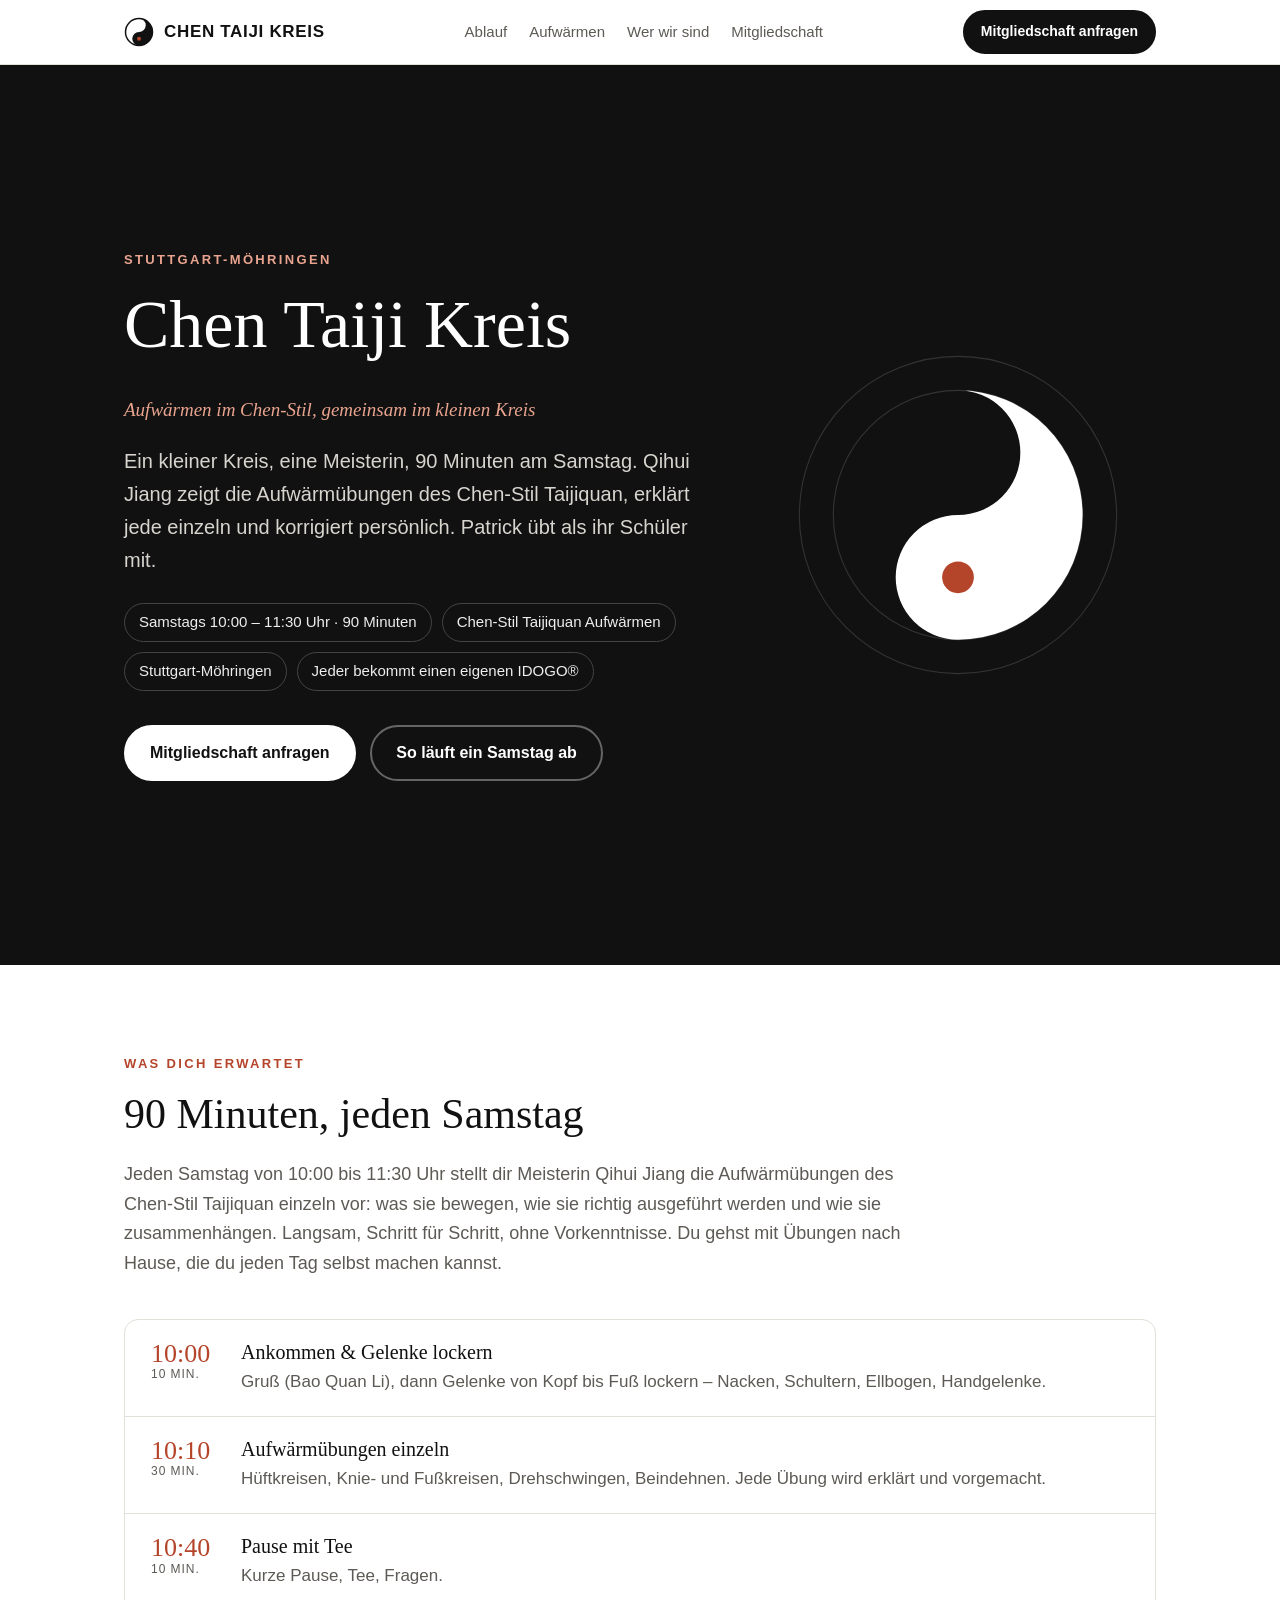
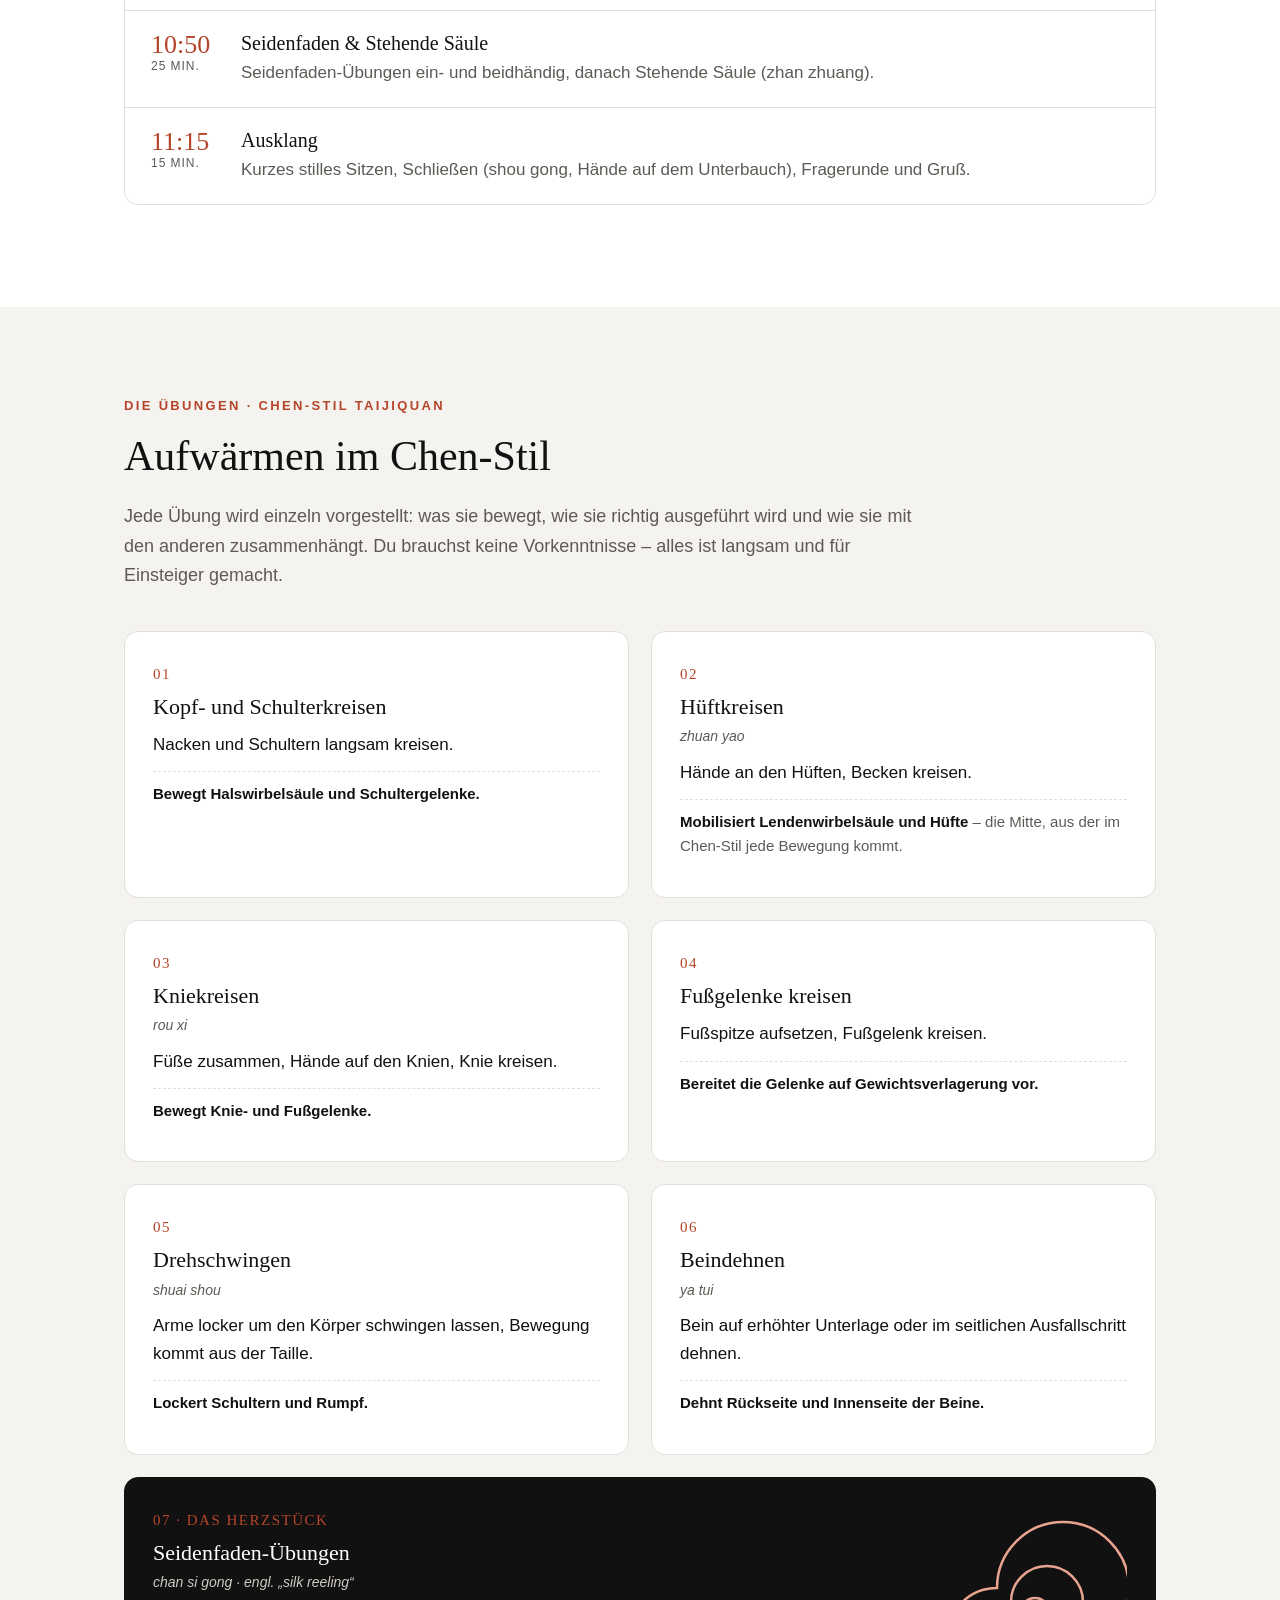
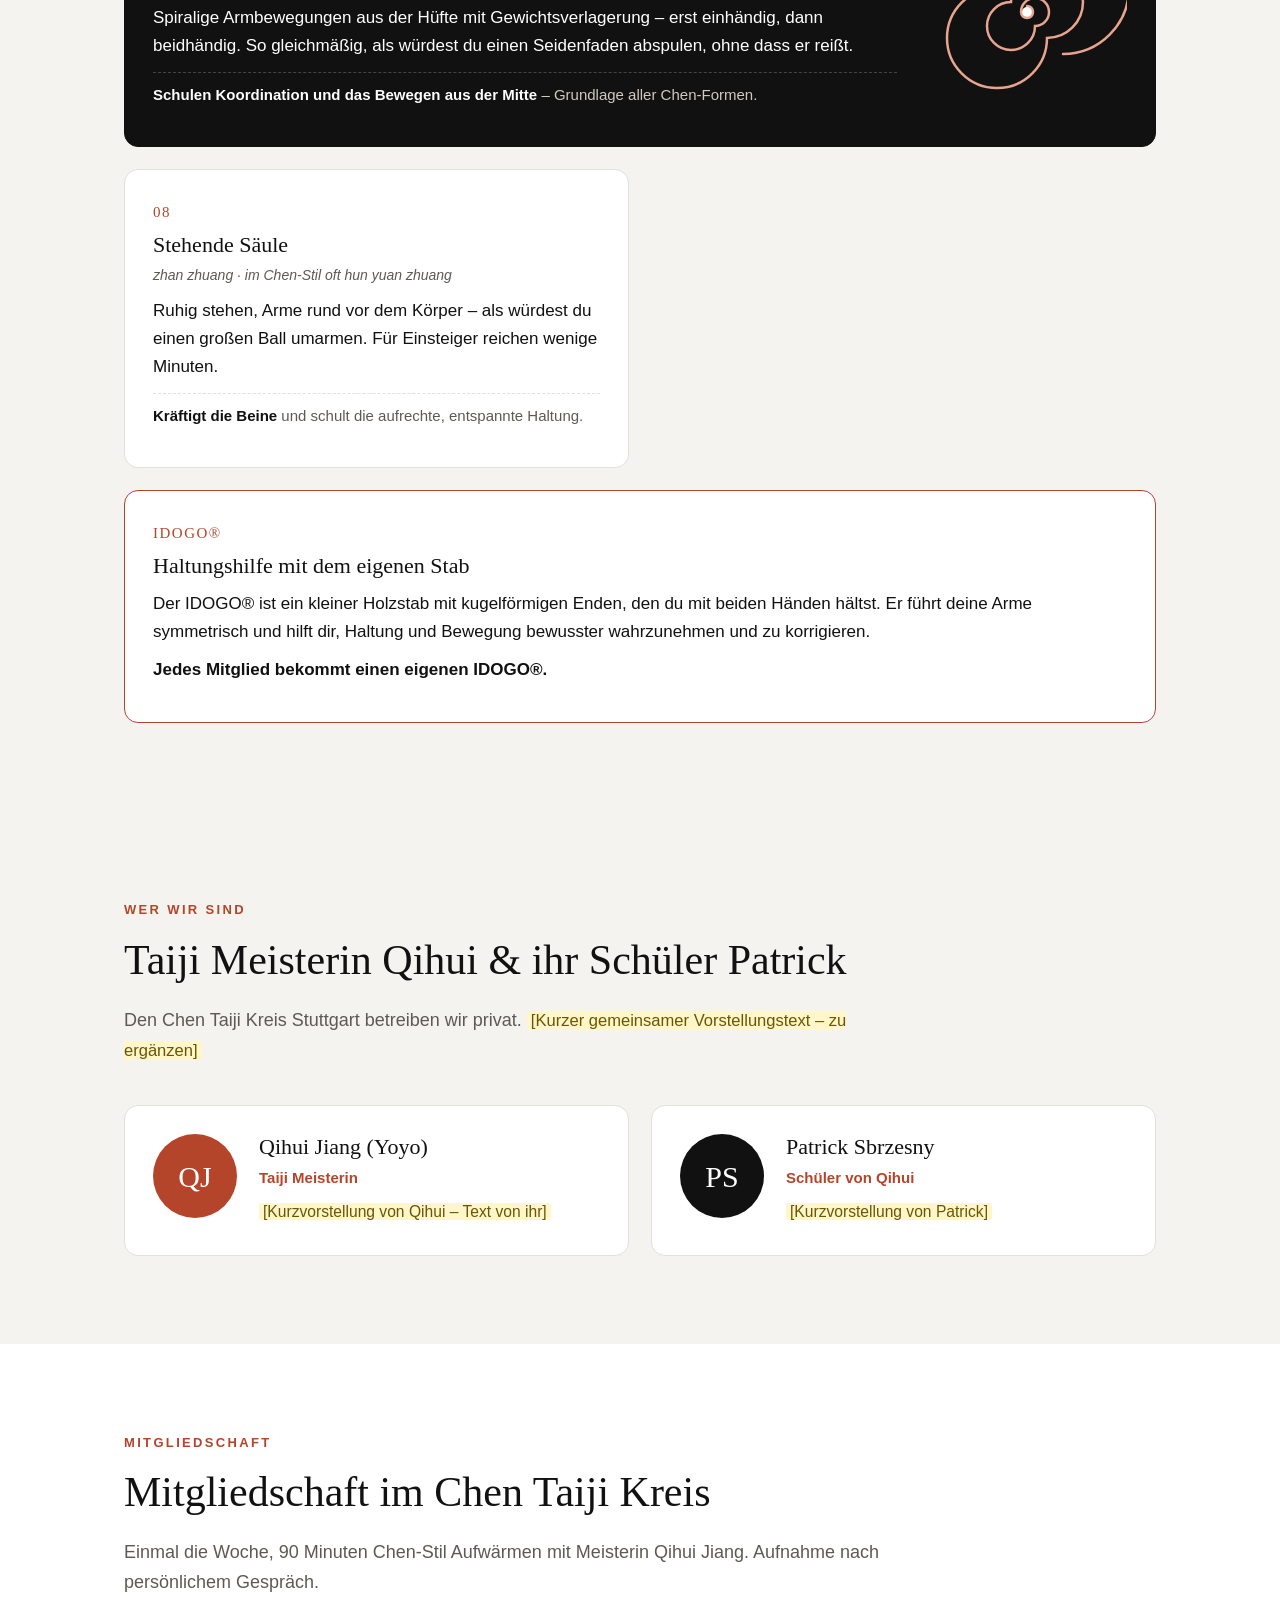
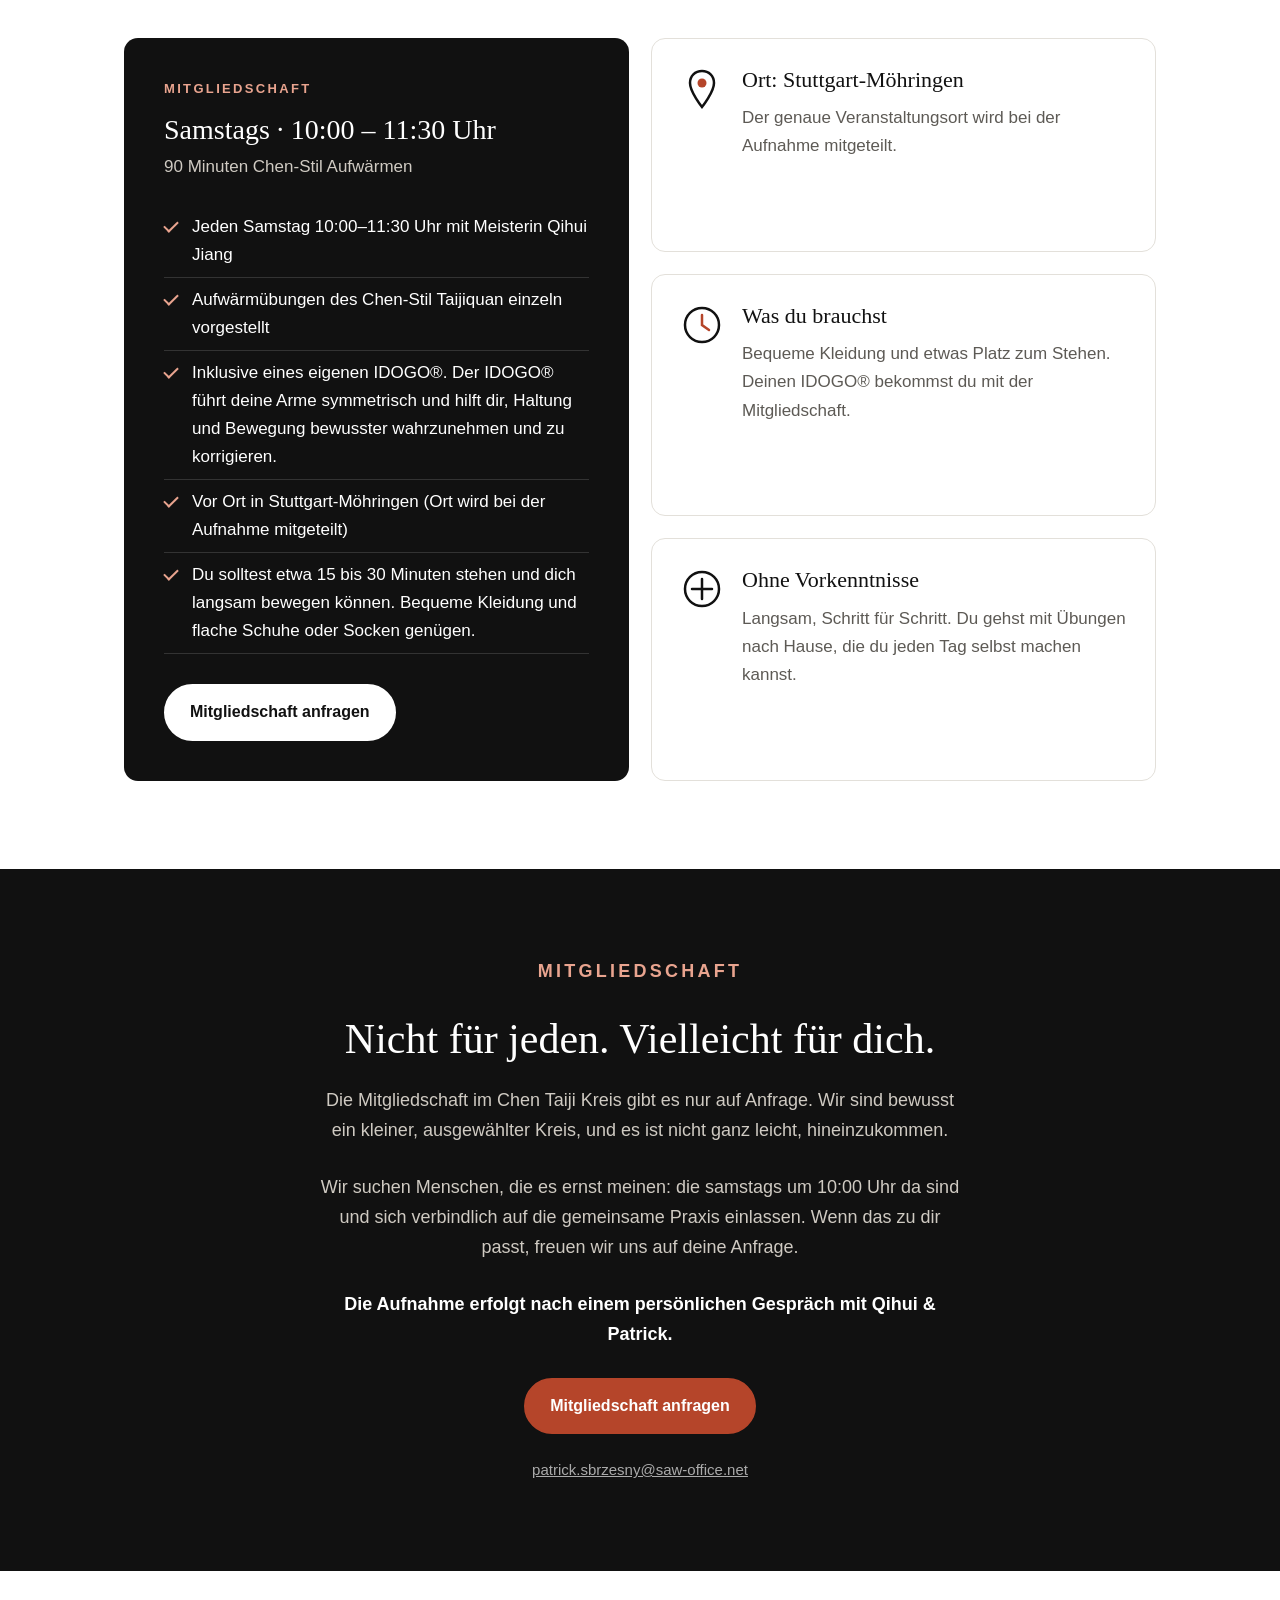
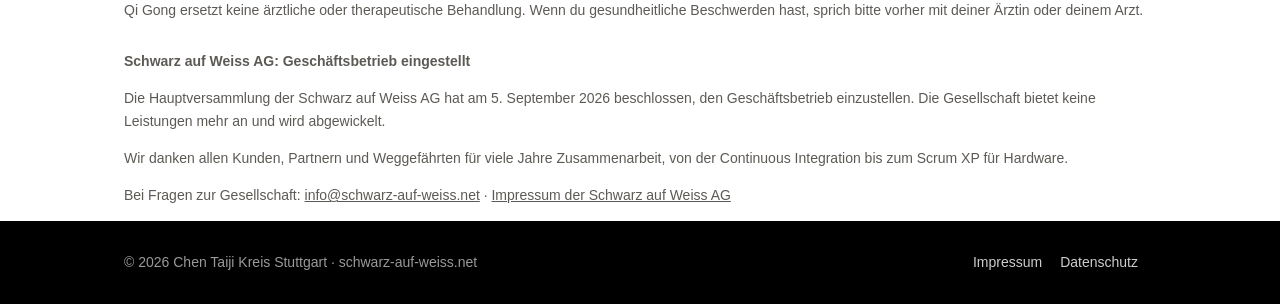
<file: index.html>
<!DOCTYPE html>
<html lang="de"><head>
<meta charset="utf-8">
<meta name="viewport" content="width=device-width, initial-scale=1">
<title>Chen Taiji Kreis Stuttgart – samstags 10:00 Uhr</title>
<meta name="description" content="Chen Taiji Kreis Stuttgart: samstags 10:00–11:30 Uhr stellt Meisterin Qihui Jiang die Aufwärmübungen des Chen-Stil Taijiquan einzeln vor. 90 Minuten, Schritt für Schritt, ohne Vorkenntnisse. Kleiner Kreis in Stuttgart-Möhringen.">
<meta name="robots" content="noindex">
<style>
  :root{
    --ink:#111; --paper:#fff; --soft:#f5f3ef; --line:#e3e0da; --muted:#5d5a55;
    --accent:#b5452a; --accent-soft:#f6e9e4;
    --max:1080px;
    --font:-apple-system,BlinkMacSystemFont,"Segoe UI",Roboto,"Helvetica Neue",Arial,sans-serif;
    --serif:Georgia,"Times New Roman",serif;
  }
  *{box-sizing:border-box}
  html{scroll-behavior:smooth}
  body{margin:0;font-family:var(--font);color:var(--ink);background:var(--paper);line-height:1.65;font-size:17px;-webkit-font-smoothing:antialiased}
  a{color:inherit}
  .wrap{max-width:var(--max);margin:0 auto;padding:0 24px}
  header.nav{position:sticky;top:0;z-index:10;background:rgba(255,255,255,.94);backdrop-filter:blur(6px);border-bottom:1px solid var(--line)}
  header.nav .wrap{display:flex;align-items:center;justify-content:space-between;height:64px;gap:16px}
  .logo{display:flex;align-items:center;gap:10px;font-weight:700;letter-spacing:.04em;text-decoration:none}
  .logo svg{width:30px;height:30px}
  nav ul{list-style:none;display:flex;gap:22px;margin:0;padding:0;font-size:15px}
  nav a{text-decoration:none;color:var(--muted)}
  nav a:hover{color:var(--ink)}
  .btn{display:inline-block;background:var(--ink);color:#fff;text-decoration:none;padding:13px 24px;border-radius:999px;font-weight:600;font-size:16px;border:2px solid var(--ink);transition:.2s}
  .btn:hover{background:var(--accent);border-color:var(--accent)}
  .btn.ghost{background:transparent;color:var(--ink)}
  .btn.ghost:hover{background:var(--ink);color:#fff;border-color:var(--ink)}
  .btn.small{padding:8px 16px;font-size:14px}

  /* Hero */
  .hero{background:var(--ink);color:#fff;position:relative;overflow:hidden}
  .hero .wrap{display:grid;grid-template-columns:1.2fr .8fr;align-items:center;gap:40px;padding-top:96px;padding-bottom:96px}
  .eyebrow{text-transform:uppercase;letter-spacing:.18em;font-size:13px;color:var(--accent);font-weight:700;margin:0 0 14px}
  .hero .eyebrow{color:#e9a48f}
  h1,h2,h3{font-family:var(--serif);font-weight:400;line-height:1.2;margin:0 0 .5em}
  h1{font-size:clamp(40px,6vw,68px)}
  h2{font-size:clamp(30px,4vw,42px)}
  h3{font-size:22px}
  .hero p.tagline{font-family:var(--serif);font-style:italic;font-size:19px;color:#e9a48f;margin:-6px 0 18px;max-width:36em}
  .hero p.lead{font-size:20px;color:#d8d5cf;max-width:34em}
  .hero .facts{display:flex;flex-wrap:wrap;gap:10px;margin:26px 0 34px;padding:0;list-style:none}
  .hero .facts li{border:1px solid #444;border-radius:999px;padding:6px 14px;font-size:15px;color:#eee}
  .hero .btn{background:#fff;color:var(--ink);border-color:#fff}
  .hero .btn:hover{background:var(--accent);border-color:var(--accent);color:#fff}
  .hero .btn.ghost{background:transparent;color:#fff;border-color:#666;margin-left:10px}
  .hero-art{display:flex;justify-content:center}
  .hero-art svg{width:100%;max-width:340px;height:auto}

  section{padding:88px 0}
  section.alt{background:var(--soft)}
  .intro{max-width:44em;color:var(--muted);font-size:18px;margin-bottom:40px}

  /* Timeline */
  .timeline{display:grid;grid-template-columns:repeat(3,1fr);gap:0;border:1px solid var(--line);border-radius:14px;overflow:hidden;background:#fff}
  .tl{padding:28px 26px;border-right:1px solid var(--line)}
  .tl:last-child{border-right:none}
  .tl .time{font-family:var(--serif);font-size:30px}
  .tl .dur{display:inline-block;background:var(--accent-soft);color:var(--accent);font-weight:700;font-size:13px;padding:3px 10px;border-radius:999px;margin:6px 0 12px}
  .tl p{margin:0;color:var(--muted)}
  .bar{display:flex;height:10px;border-radius:999px;overflow:hidden;margin:28px 0 8px}
  .bar span:first-child{flex:1;background:var(--ink)}
  .bar span:last-child{flex:1;background:var(--accent)}
  .bar-legend{display:flex;justify-content:space-between;font-size:14px;color:var(--muted)}

  /* Cards */
  .cards{display:grid;grid-template-columns:repeat(2,1fr);gap:22px}
  .card{background:#fff;border:1px solid var(--line);border-radius:14px;padding:28px;position:relative}
  .card .num{font-family:var(--serif);color:var(--accent);font-size:15px;letter-spacing:.1em}
  .card h3{margin-top:6px}
  .card .zh{color:var(--muted);font-size:14px;font-style:italic;margin:-6px 0 10px}
  .card p{margin:0 0 10px}
  .card .effect{border-top:1px dashed var(--line);padding-top:10px;margin-top:12px;font-size:15px;color:var(--muted)}
  .card .effect strong{color:var(--ink)}
  .card.feature{grid-column:1/-1;background:var(--ink);color:#fff;border-color:var(--ink);display:grid;grid-template-columns:1fr 200px;gap:30px;align-items:center}
  .card.feature .zh,.card.feature .effect{color:#cfcac2}
  .card.feature .effect{border-color:#444}
  .card.feature .effect strong{color:#fff}
  .card.feature svg{width:100%;height:auto}

  /* Sitting */
  .sit{display:grid;grid-template-columns:.8fr 1.2fr;gap:56px;align-items:start}
  .sit-art{background:#fff;border:1px solid var(--line);border-radius:14px;padding:30px;display:flex;justify-content:center}
  .sit-art svg{width:100%;max-width:280px;height:auto}
  dl.steps{margin:0}
  dl.steps dt{font-weight:700;margin-top:18px;display:flex;align-items:center;gap:10px}
  dl.steps dt::before{content:"";width:8px;height:8px;border-radius:50%;background:var(--accent);flex:none}
  dl.steps dd{margin:4px 0 0 18px;color:var(--muted)}
  .note{background:var(--accent-soft);border-left:4px solid var(--accent);padding:16px 20px;border-radius:0 10px 10px 0;margin-top:28px;font-size:16px}
  .tag{display:inline-block;font-size:12px;font-weight:700;text-transform:uppercase;letter-spacing:.1em;background:var(--accent);color:#fff;padding:2px 8px;border-radius:4px;margin-right:8px;vertical-align:2px}

  /* Abschnitt-Layouts */
  .lead-quote{font-family:var(--serif);font-size:22px;line-height:1.5;max-width:40em;margin:0 0 14px}
  .form3{display:grid;grid-template-columns:repeat(3,1fr);gap:22px;margin:36px 0 48px}
  .form3 .q h3{margin:0 0 8px}
  .steps5{list-style:none;margin:0 0 14px;padding:0;border:1px solid var(--line);border-radius:14px;background:#fff;overflow:hidden}
  .steps5 li{display:grid;grid-template-columns:70px 1fr;gap:20px;padding:20px 26px;border-bottom:1px solid var(--line)}
  .steps5 li:last-child{border-bottom:none}
  .steps5 .min{font-family:var(--serif);font-size:26px;color:var(--accent);line-height:1.1}
  .steps5 .min small{display:block;font-family:var(--font);font-size:12px;color:var(--muted);letter-spacing:.08em;text-transform:uppercase}
  .steps5 h3{font-size:20px;margin:0 0 4px}
  .steps5 p{margin:0;color:var(--muted)}
  .sub{font-family:var(--serif);font-size:26px;margin:48px 0 18px}
  .qlist{display:grid;grid-template-columns:repeat(5,1fr);gap:14px}
  .qlist .q{padding:22px}
  .qlist .q .mark{font-size:36px}
  .qlist .q p.big{font-size:19px;margin:6px 0 0}
  .copylines{display:grid;grid-template-columns:repeat(3,1fr);gap:22px;margin-top:40px}
  .copylines p{margin:0;font-family:var(--serif);font-size:19px;border-left:3px solid var(--accent);padding-left:16px}
  @media (max-width:860px){.form3,.copylines,.qlist{grid-template-columns:1fr}.steps5 li{grid-template-columns:56px 1fr;padding:18px}}
  /* Karten */
  .questions{display:grid;grid-template-columns:repeat(auto-fit,minmax(260px,1fr));gap:22px;margin-top:10px}
  .q{border:1px solid var(--line);border-radius:14px;padding:30px;background:#fff}
  .q .mark{font-family:var(--serif);font-size:56px;line-height:1;color:var(--accent)}
  .q p.big{font-family:var(--serif);font-size:24px;margin:8px 0 10px;color:var(--ink)}
  .q p{color:var(--muted);margin:0}
  .q p.big{color:var(--ink);margin:8px 0 10px}

  /* About */
  .people{display:grid;grid-template-columns:repeat(2,1fr);gap:22px}
  .person{display:flex;gap:22px;align-items:flex-start;border:1px solid var(--line);border-radius:14px;padding:28px;background:#fff}
  .avatar{flex:none;width:84px;height:84px;border-radius:50%;background:var(--ink);color:#fff;display:flex;align-items:center;justify-content:center;font-family:var(--serif);font-size:30px}
  .person.q2 .avatar{background:var(--accent)}
  .person .role{color:var(--accent);font-weight:600;font-size:15px;margin:-6px 0 8px}
  .person p{margin:0;color:var(--muted)}
  .ph{background:#fff6c9;color:#6b5600;padding:0 4px;border-radius:3px;font-size:.92em}
  .card.feature .ph,.hero .ph,footer .ph,.contact .ph{background:#3a3524;color:#ffe58a}

  /* Pricing */
  .pricing{display:grid;grid-template-columns:1fr 1fr;gap:22px;align-items:stretch}
  .price-card{background:var(--ink);color:#fff;border-radius:14px;padding:40px}
  .price{font-family:var(--serif);font-size:64px;line-height:1;margin:10px 0}
  .price small{font-size:20px;color:#bbb}
  .price-card ul{list-style:none;padding:0;margin:24px 0 30px}
  .price-card li{padding:8px 0 8px 28px;border-bottom:1px solid #333;position:relative}
  .price-card li::before{content:"";position:absolute;left:0;top:16px;width:12px;height:6px;border-left:2px solid #e9a48f;border-bottom:2px solid #e9a48f;transform:rotate(-45deg)}
  .price-card .btn{background:#fff;color:var(--ink);border-color:#fff}
  .price-card .btn:hover{background:var(--accent);border-color:var(--accent);color:#fff}
  .modes{display:grid;gap:22px}
  .mode{border:1px solid var(--line);border-radius:14px;padding:28px;background:#fff;display:flex;gap:18px}
  .mode svg{flex:none;width:44px;height:44px}
  .mode p{margin:0;color:var(--muted)}

  /* Contact */
  .contact{background:var(--ink);color:#fff;text-align:center}
  .contact p{color:#cfcac2;max-width:36em;margin:0 auto 28px;font-size:18px}
  .contact .btn{background:var(--accent);border-color:var(--accent)}
  .contact .btn:hover{background:#fff;color:var(--ink);border-color:#fff}
  .contact .meta{margin-top:24px;font-size:15px;color:#aaa}

  footer{background:#000;color:#999;font-size:14px;padding:30px 0}
  footer .wrap{display:flex;flex-wrap:wrap;justify-content:space-between;gap:14px}
  footer a{color:#ccc;text-decoration:none;margin-right:18px}

  .disclaimer{font-size:14px;color:var(--muted);margin-top:28px}

  @media (max-width:860px){
    nav ul{display:none}
    .hero .wrap,.sit,.pricing,.people{grid-template-columns:1fr}
    .hero .wrap{padding-top:64px;padding-bottom:64px}
    .hero-art{order:-1}
    .hero-art svg{max-width:200px}
    .timeline{grid-template-columns:1fr}
    .tl{border-right:none;border-bottom:1px solid var(--line)}
    .tl:last-child{border-bottom:none}
    .cards{grid-template-columns:1fr}
    .card.feature{grid-template-columns:1fr}
    .card.feature svg{max-width:160px}
    section{padding:64px 0}
    .hero .btn.ghost{margin:10px 0 0}
    .logo{font-size:14px;white-space:nowrap}
    .btn.small{white-space:nowrap;padding:7px 12px;font-size:13px}
    .logo-text{display:none}
    .person{flex-direction:column;gap:14px}
    .ph{white-space:normal}
    .price{font-size:52px}
    .price-card{padding:30px 24px}
  }
</style>
</head>
<body style="">


<header class="nav">
  <div class="wrap">
    <a class="logo" href="#top" aria-label="Chen Taiji Kreis Stuttgart">
      <svg viewBox="0 0 40 40" aria-hidden="true"><circle cx="20" cy="20" r="18" fill="none" stroke="#111" stroke-width="2"></circle><path d="M20 2a18 18 0 0 1 0 36a9 9 0 0 1 0-18a9 9 0 0 0 0-18z" fill="#111"></path><circle cx="20" cy="11" r="2.6" fill="#fff"></circle><circle cx="20" cy="29" r="2.6" fill="#b5452a"></circle></svg>
      <span class="logo-text">CHEN TAIJI KREIS</span>
    </a>
    <nav aria-label="Hauptnavigation">
      <ul>
        <li><a href="#ablauf">Ablauf</a></li>
        <li><a href="#aufwaermen">Aufwärmen</a></li>
        <li><a href="#wir">Wer wir sind</a></li>
        <li><a href="#mitgliedschaft">Mitgliedschaft</a></li>
      </ul>
    </nav>
    <a class="btn small" href="#kontakt">Mitgliedschaft anfragen</a>
  </div>
</header>

<main id="top">

<!-- HERO -->
<section class="hero" aria-labelledby="hero-title">
  <div class="wrap">
    <div>
      <p class="eyebrow">Stuttgart-Möhringen</p>
      <h1 id="hero-title">Chen Taiji Kreis</h1>
      <p class="tagline">Aufwärmen im Chen-Stil, gemeinsam im kleinen Kreis</p>
      <p class="lead">Ein kleiner Kreis, eine Meisterin, 90 Minuten am Samstag. Qihui Jiang zeigt die Aufwärmübungen des Chen-Stil Taijiquan, erklärt jede einzeln und korrigiert persönlich. Patrick übt als ihr Schüler mit.</p>
      <ul class="facts">
        <li>Samstags 10:00 – 11:30 Uhr · 90 Minuten</li>
        <li>Chen-Stil Taijiquan Aufwärmen</li>
        <li>Stuttgart-Möhringen</li>
        <li>Jeder bekommt einen eigenen IDOGO®</li>
      </ul>
      <a class="btn" href="#kontakt">Mitgliedschaft anfragen</a>
      <a class="btn ghost" href="#ablauf">So läuft ein Samstag ab</a>
    </div>
    <div class="hero-art" aria-hidden="true">
      <svg viewBox="0 0 300 300">
        <circle cx="150" cy="150" r="140" fill="none" stroke="#333" stroke-width="1"></circle>
        <circle cx="150" cy="150" r="110" fill="none" stroke="#333" stroke-width="1"></circle>
        <path d="M150 40 a110 110 0 0 1 0 220 a55 55 0 0 1 0-110 a55 55 0 0 0 0-110z" fill="#fff"></path>
        <circle cx="150" cy="95" r="14" fill="#111"></circle>
        <circle cx="150" cy="205" r="14" fill="#b5452a"></circle>
      </svg>
    </div>
  </div>
</section>

<!-- ABLAUF -->
<section id="ablauf" aria-labelledby="ablauf-title">
  <div class="wrap">
    <p class="eyebrow">Was dich erwartet</p>
    <h2 id="ablauf-title">90 Minuten, jeden Samstag</h2>
    <p class="intro">Jeden Samstag von 10:00 bis 11:30 Uhr stellt dir Meisterin Qihui Jiang die Aufwärmübungen des Chen-Stil Taijiquan einzeln vor: was sie bewegen, wie sie richtig ausgeführt werden und wie sie zusammenhängen. Langsam, Schritt für Schritt, ohne Vorkenntnisse. Du gehst mit Übungen nach Hause, die du jeden Tag selbst machen kannst.</p>
    <ol class="steps5">
      <li>
        <div class="min">10:00<small>10 Min.</small></div>
        <div>
          <h3>Ankommen &amp; Gelenke lockern</h3>
          <p>Gruß (Bao Quan Li), dann Gelenke von Kopf bis Fuß lockern – Nacken, Schultern, Ellbogen, Handgelenke.</p>
        </div>
      </li>
      <li>
        <div class="min">10:10<small>30 Min.</small></div>
        <div>
          <h3>Aufwärmübungen einzeln</h3>
          <p>Hüftkreisen, Knie- und Fußkreisen, Drehschwingen, Beindehnen. Jede Übung wird erklärt und vorgemacht.</p>
        </div>
      </li>
      <li>
        <div class="min">10:40<small>10 Min.</small></div>
        <div>
          <h3>Pause mit Tee</h3>
          <p>Kurze Pause, Tee, Fragen.</p>
        </div>
      </li>
      <li>
        <div class="min">10:50<small>25 Min.</small></div>
        <div>
          <h3>Seidenfaden &amp; Stehende Säule</h3>
          <p>Seidenfaden-Übungen ein- und beidhändig, danach Stehende Säule (zhan zhuang).</p>
        </div>
      </li>
      <li>
        <div class="min">11:15<small>15 Min.</small></div>
        <div>
          <h3>Ausklang</h3>
          <p>Kurzes stilles Sitzen, Schließen (shou gong, Hände auf dem Unterbauch), Fragerunde und Gruß.</p>
        </div>
      </li>
    </ol>
  </div>
</section>

<!-- AUFWÄRMEN -->
<section id="aufwaermen" class="alt" aria-labelledby="aufwaermen-title">
  <div class="wrap">
    <p class="eyebrow">Die Übungen · Chen-Stil Taijiquan</p>
    <h2 id="aufwaermen-title">Aufwärmen im Chen-Stil</h2>
    <p class="intro">Jede Übung wird einzeln vorgestellt: was sie bewegt, wie sie richtig ausgeführt wird und wie sie mit den anderen zusammenhängt. Du brauchst keine Vorkenntnisse – alles ist langsam und für Einsteiger gemacht.</p>

    <div class="cards">
      <article class="card">
        <span class="num">01</span>
        <h3>Kopf- und Schulterkreisen</h3>
        <p>Nacken und Schultern langsam kreisen.</p>
        <p class="effect"><strong>Bewegt Halswirbelsäule und Schultergelenke.</strong></p>
      </article>
      <article class="card">
        <span class="num">02</span>
        <h3>Hüftkreisen</h3>
        <p class="zh">zhuan yao</p>
        <p>Hände an den Hüften, Becken kreisen.</p>
        <p class="effect"><strong>Mobilisiert Lendenwirbelsäule und Hüfte</strong> – die Mitte, aus der im Chen-Stil jede Bewegung kommt.</p>
      </article>
      <article class="card">
        <span class="num">03</span>
        <h3>Kniekreisen</h3>
        <p class="zh">rou xi</p>
        <p>Füße zusammen, Hände auf den Knien, Knie kreisen.</p>
        <p class="effect"><strong>Bewegt Knie- und Fußgelenke.</strong></p>
      </article>
      <article class="card">
        <span class="num">04</span>
        <h3>Fußgelenke kreisen</h3>
        <p>Fußspitze aufsetzen, Fußgelenk kreisen.</p>
        <p class="effect"><strong>Bereitet die Gelenke auf Gewichtsverlagerung vor.</strong></p>
      </article>
      <article class="card">
        <span class="num">05</span>
        <h3>Drehschwingen</h3>
        <p class="zh">shuai shou</p>
        <p>Arme locker um den Körper schwingen lassen, Bewegung kommt aus der Taille.</p>
        <p class="effect"><strong>Lockert Schultern und Rumpf.</strong></p>
      </article>
      <article class="card">
        <span class="num">06</span>
        <h3>Beindehnen</h3>
        <p class="zh">ya tui</p>
        <p>Bein auf erhöhter Unterlage oder im seitlichen Ausfallschritt dehnen.</p>
        <p class="effect"><strong>Dehnt Rückseite und Innenseite der Beine.</strong></p>
      </article>
      <article class="card feature">
        <div>
          <span class="num">07 · DAS HERZSTÜCK</span>
          <h3>Seidenfaden-Übungen</h3>
          <p class="zh">chan si gong · engl. „silk reeling“</p>
          <p>Spiralige Armbewegungen aus der Hüfte mit Gewichtsverlagerung – erst einhändig, dann beidhändig. So gleichmäßig, als würdest du einen Seidenfaden abspulen, ohne dass er reißt.</p>
          <p class="effect"><strong>Schulen Koordination und das Bewegen aus der Mitte</strong> – Grundlage aller Chen-Formen.</p>
        </div>
        <svg viewBox="0 0 200 200" aria-hidden="true">
          <path d="M100 100 m0 -6 a6 6 0 1 1 -6 6 a14 14 0 1 1 14 14 a24 24 0 1 1 -24 -24 a36 36 0 1 1 36 36 a50 50 0 1 1 -50 -50 a66 66 0 1 1 66 66" fill="none" stroke="#e9a48f" stroke-width="2.5" stroke-linecap="round"></path>
          <circle cx="100" cy="100" r="5" fill="#fff"></circle>
        </svg>
      </article>
      <article class="card">
        <span class="num">08</span>
        <h3>Stehende Säule</h3>
        <p class="zh">zhan zhuang · im Chen-Stil oft hun yuan zhuang</p>
        <p>Ruhig stehen, Arme rund vor dem Körper – als würdest du einen großen Ball umarmen. Für Einsteiger reichen wenige Minuten.</p>
        <p class="effect"><strong>Kräftigt die Beine</strong> und schult die aufrechte, entspannte Haltung.</p>
      </article>
      <article class="card" id="idogo" style="grid-column:1/-1;border-color:var(--accent)">
        <span class="num">IDOGO®</span>
        <h3>Haltungshilfe mit dem eigenen Stab</h3>
        <p>Der IDOGO® ist ein kleiner Holzstab mit kugelförmigen Enden, den du mit beiden Händen hältst. Er führt deine Arme symmetrisch und hilft dir, Haltung und Bewegung bewusster wahrzunehmen und zu korrigieren.</p>
        <p><strong>Jedes Mitglied bekommt einen eigenen IDOGO®.</strong></p>
      </article>
    </div>
  </div>
</section>

<!-- WER WIR SIND -->
<section id="wir" class="alt" aria-labelledby="wir-title">
  <div class="wrap">
    <p class="eyebrow">Wer wir sind</p>
    <h2 id="wir-title">Taiji Meisterin Qihui &amp; ihr Schüler Patrick</h2>
    <p class="intro">Den Chen Taiji Kreis Stuttgart betreiben wir privat. <span class="ph">[Kurzer gemeinsamer Vorstellungstext – zu ergänzen]</span></p>
    <div class="people">
      <div class="person q2">
        <div class="avatar" aria-hidden="true">QJ</div>
        <div>
          <h3>Qihui Jiang (Yoyo)</h3>
          <p class="role">Taiji Meisterin</p>
          <p><span class="ph">[Kurzvorstellung von Qihui – Text von ihr]</span></p>
        </div>
      </div>
      <div class="person">
        <div class="avatar" aria-hidden="true">PS</div>
        <div>
          <h3>Patrick Sbrzesny</h3>
          <p class="role">Schüler von Qihui</p>
          <p><span class="ph">[Kurzvorstellung von Patrick]</span></p>
        </div>
      </div>
    </div>
  </div>
</section>

<!-- MITGLIEDSCHAFT -->
<section id="mitgliedschaft" aria-labelledby="mitglied-title">
  <div class="wrap">
    <p class="eyebrow">Mitgliedschaft</p>
    <h2 id="mitglied-title">Mitgliedschaft im Chen Taiji Kreis</h2>
    <p class="intro">Einmal die Woche, 90 Minuten Chen-Stil Aufwärmen mit Meisterin Qihui Jiang. Aufnahme nach persönlichem Gespräch.</p>
    <div class="pricing">
      <div class="price-card">
        <p class="eyebrow" style="color:#e9a48f">Mitgliedschaft</p>
        <h3 style="color:#fff;font-size:28px;margin:10px 0 6px">Samstags · 10:00 – 11:30 Uhr</h3>
        <p style="color:#cfcac2;margin:0 0 8px">90 Minuten Chen-Stil Aufwärmen</p>
        <ul>
          <li>Jeden Samstag 10:00–11:30 Uhr mit Meisterin Qihui Jiang</li>
          <li>Aufwärmübungen des Chen-Stil Taijiquan einzeln vorgestellt</li>
          <li>Inklusive eines eigenen IDOGO®. Der IDOGO® führt deine Arme symmetrisch und hilft dir, Haltung und Bewegung bewusster wahrzunehmen und zu korrigieren.</li>
          <li>Vor Ort in Stuttgart-Möhringen (Ort wird bei der Aufnahme mitgeteilt)</li>
          <li>Du solltest etwa 15 bis 30 Minuten stehen und dich langsam bewegen können. Bequeme Kleidung und flache Schuhe oder Socken genügen.</li>
        </ul>
        <a class="btn" href="#kontakt">Mitgliedschaft anfragen</a>
      </div>
      <div class="modes">
        <div class="mode">
          <svg viewBox="0 0 44 44" aria-hidden="true"><path d="M22 4c-7 0-12 5-12 12 0 9 12 24 12 24s12-15 12-24c0-7-5-12-12-12z" fill="none" stroke="#111" stroke-width="2.5"></path><circle cx="22" cy="16" r="4.5" fill="#b5452a"></circle></svg>
          <div>
            <h3>Ort: Stuttgart-Möhringen</h3>
            <p>Der genaue Veranstaltungsort wird bei der Aufnahme mitgeteilt.</p>
          </div>
        </div>
        <div class="mode">
          <svg viewBox="0 0 44 44" aria-hidden="true"><circle cx="22" cy="22" r="17" fill="none" stroke="#111" stroke-width="2.5"></circle><path d="M22 12v10l7 5" fill="none" stroke="#b5452a" stroke-width="2.5" stroke-linecap="round"></path></svg>
          <div>
            <h3>Was du brauchst</h3>
            <p>Bequeme Kleidung und etwas Platz zum Stehen. Deinen IDOGO® bekommst du mit der Mitgliedschaft.</p>
          </div>
        </div>
        <div class="mode">
          <svg viewBox="0 0 44 44" aria-hidden="true"><path d="M12 22h20M22 12v20" fill="none" stroke="#111" stroke-width="2.5" stroke-linecap="round"></path><circle cx="22" cy="22" r="17" fill="none" stroke="#111" stroke-width="2.5"></circle></svg>
          <div>
            <h3>Ohne Vorkenntnisse</h3>
            <p>Langsam, Schritt für Schritt. Du gehst mit Übungen nach Hause, die du jeden Tag selbst machen kannst.</p>
          </div>
        </div>
      </div>
    </div>
  </div>
</section>

<!-- KONTAKT -->
<section id="kontakt" class="contact" aria-labelledby="kontakt-title">
  <div class="wrap">
    <p class="eyebrow" style="color:#e9a48f">Mitgliedschaft</p>
    <h2 id="kontakt-title">Nicht für jeden. Vielleicht für dich.</h2>
    <p>Die Mitgliedschaft im Chen Taiji Kreis gibt es nur auf Anfrage. Wir sind bewusst ein kleiner, ausgewählter Kreis, und es ist nicht ganz leicht, hineinzukommen.</p>
    <p>Wir suchen Menschen, die es ernst meinen: die samstags um 10:00 Uhr da sind und sich verbindlich auf die gemeinsame Praxis einlassen. Wenn das zu dir passt, freuen wir uns auf deine Anfrage.</p>
    <p style="color:#fff"><strong>Die Aufnahme erfolgt nach einem persönlichen Gespräch mit Qihui &amp; Patrick.</strong></p>
    <a class="btn" href="mailto:patrick.sbrzesny@saw-office.net?subject=Anfrage%20Mitgliedschaft%20%E2%80%93%20Chen%20Taiji%20Kreis%20Stuttgart">Mitgliedschaft anfragen</a>
    <div class="meta"><a href="mailto:patrick.sbrzesny@saw-office.net">patrick.sbrzesny@saw-office.net</a></div>
  </div>
</section>

<div class="wrap">
  <p class="disclaimer">Qi Gong ersetzt keine ärztliche oder therapeutische Behandlung. Wenn du gesundheitliche Beschwerden hast, sprich bitte vorher mit deiner Ärztin oder deinem Arzt.</p>
  <div class="disclaimer" id="schwarz-auf-weiss-ag">
    <p><strong>Schwarz auf Weiss AG: Geschäftsbetrieb eingestellt</strong></p>
    <p>Die Hauptversammlung der Schwarz auf Weiss AG hat am 5. September 2026 beschlossen, den Geschäftsbetrieb einzustellen. Die Gesellschaft bietet keine Leistungen mehr an und wird abgewickelt.</p>
    <p>Wir danken allen Kunden, Partnern und Weggefährten für viele Jahre Zusammenarbeit, von der Continuous Integration bis zum Scrum XP für Hardware.</p>
    <p>Bei Fragen zur Gesellschaft: <a href="mailto:info@schwarz-auf-weiss.net">info@schwarz-auf-weiss.net</a> · <a href="impressum-ag.html">Impressum der Schwarz auf Weiss AG</a></p>
  </div>
</div>

</main>

<footer>
  <div class="wrap">
    <div>© 2026 Chen Taiji Kreis Stuttgart · schwarz-auf-weiss.net</div>
    <div><a href="impressum.html">Impressum</a><a href="datenschutz.html">Datenschutz</a></div>
  </div>
</footer>



</body></html>
</file>
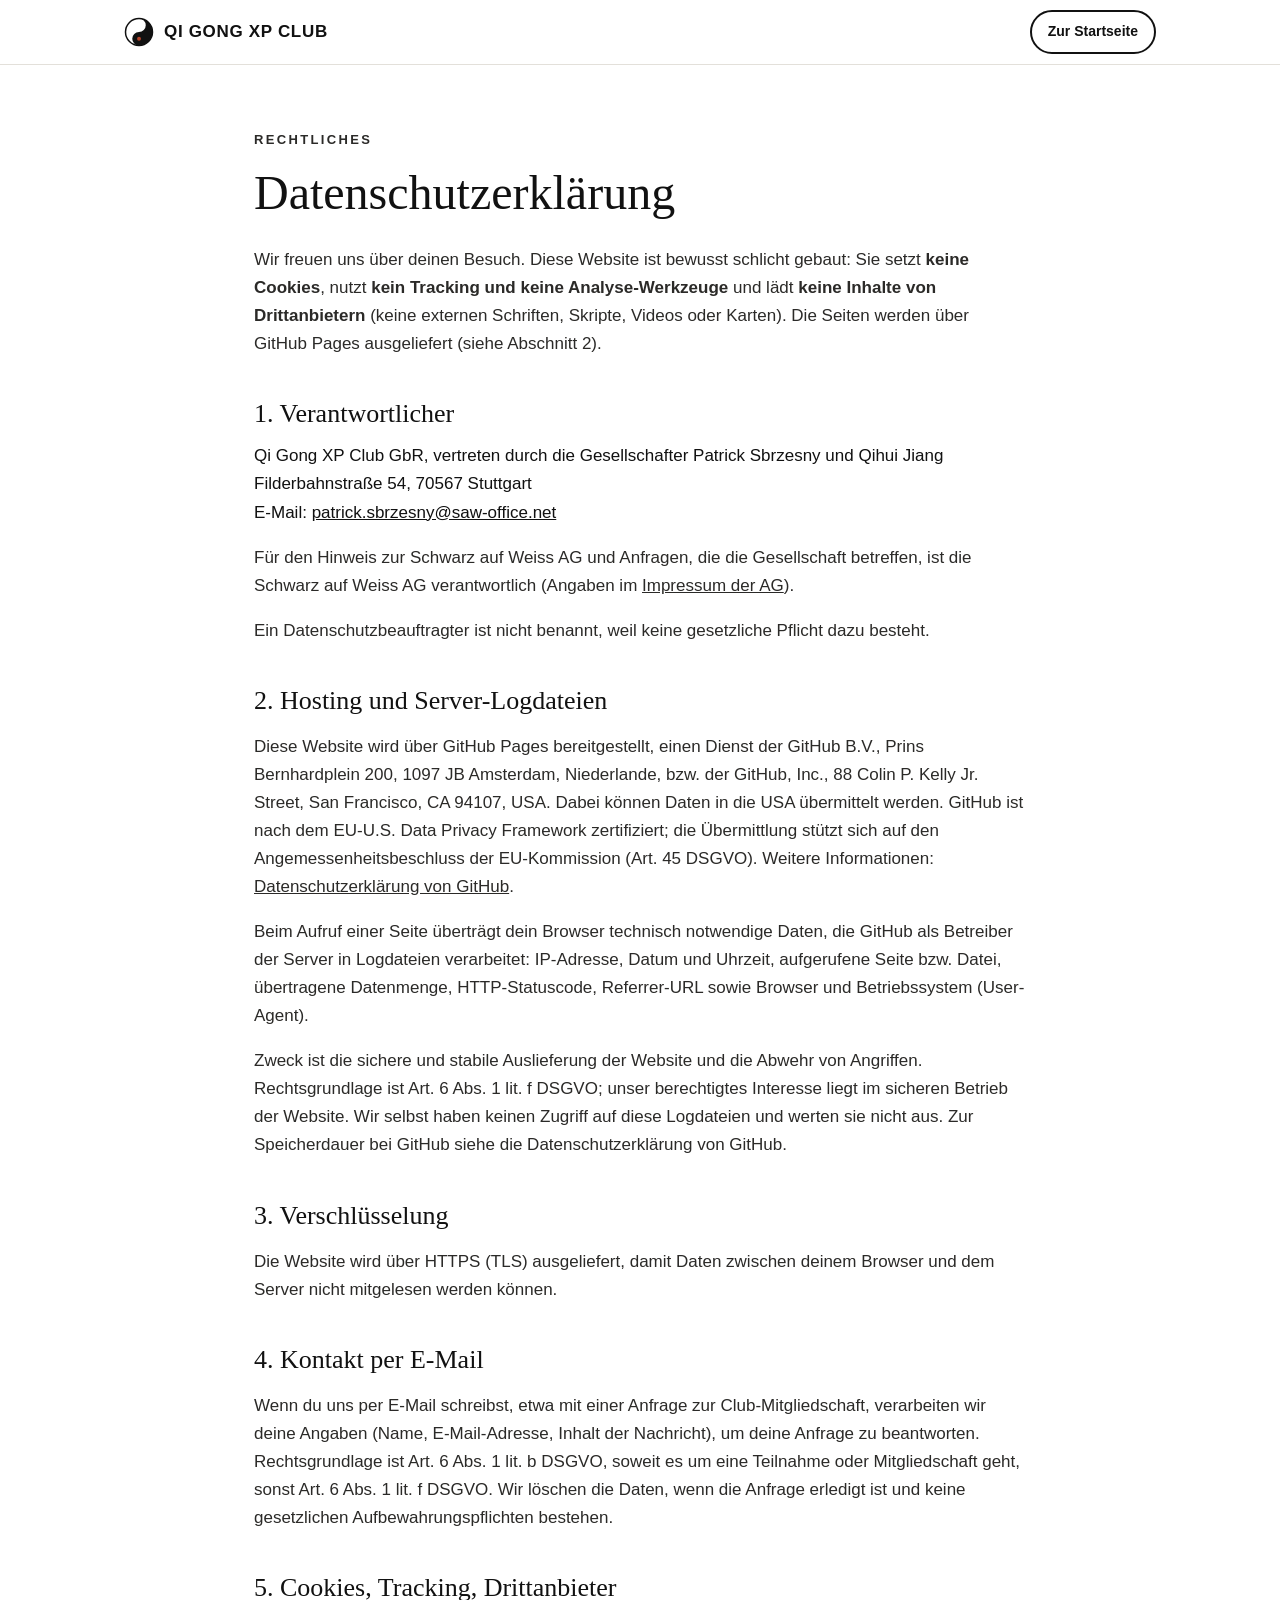
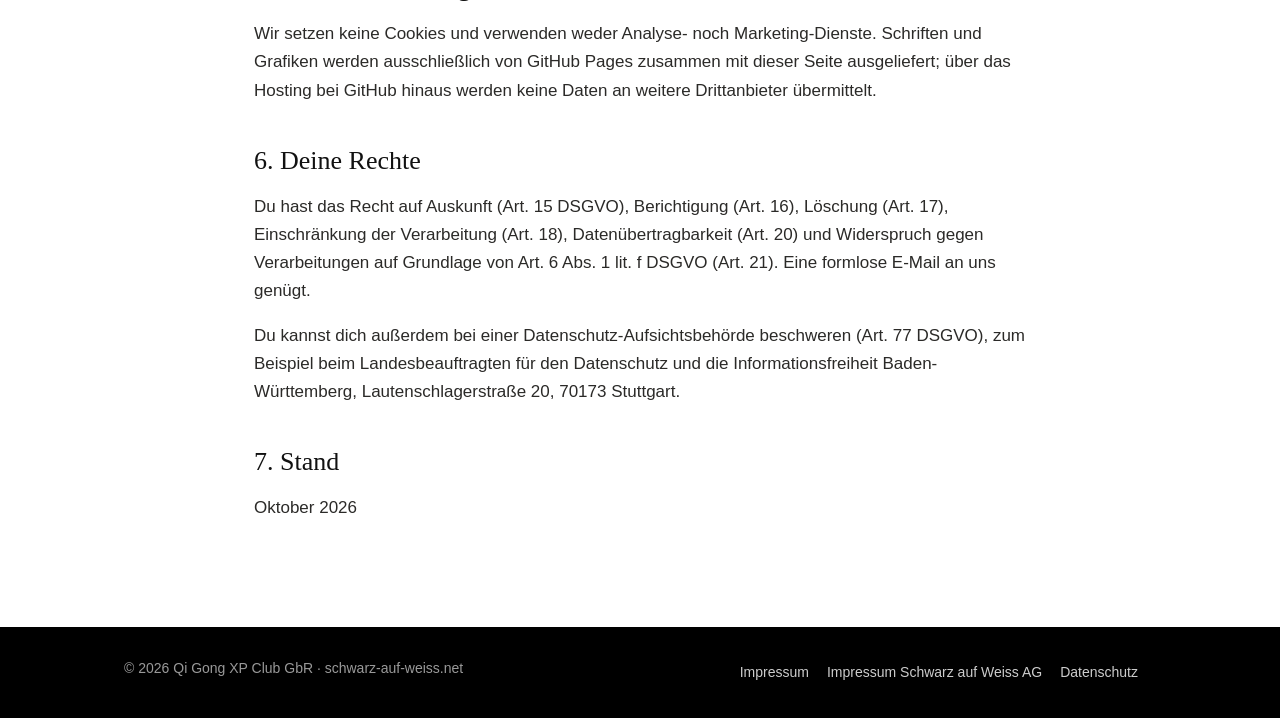
<file: datenschutz.html>
<!DOCTYPE html>
<html lang="de">
<head>
<meta charset="utf-8">
<meta name="viewport" content="width=device-width, initial-scale=1">
<meta name="robots" content="noindex">
<title>Datenschutzerklärung · schwarz-auf-weiss.net</title>
<meta name="description" content="Datenschutzerklärung für schwarz-auf-weiss.net: keine Cookies, kein Tracking, keine Drittanbieter.">
<link rel="stylesheet" href="assets/style.css">
<link rel="icon" href="assets/favicon.svg" type="image/svg+xml">
</head>
<body>
<a class="skip" href="#inhalt">Zum Inhalt springen</a>

<header class="nav">
  <div class="wrap">
    <a class="logo" href="./" aria-label="Qi Gong XP Club">
      <svg viewBox="0 0 40 40" aria-hidden="true"><circle cx="20" cy="20" r="18" fill="none" stroke="#111" stroke-width="2"/><path d="M20 2a18 18 0 0 1 0 36a9 9 0 0 1 0-18a9 9 0 0 0 0-18z" fill="#111"/><circle cx="20" cy="11" r="2.6" fill="#fff"/><circle cx="20" cy="29" r="2.6" fill="#b5452a"/></svg>
      QI GONG XP CLUB
    </a>
    <a class="btn small ghost" href="./">Zur Startseite</a>
  </div>
</header>

<main id="inhalt" class="legal">
  <div class="wrap">
    <p class="eyebrow">Rechtliches</p>
    <h1>Datenschutzerklärung</h1>
    <p>Wir freuen uns über deinen Besuch. Diese Website ist bewusst schlicht gebaut: Sie setzt <strong>keine Cookies</strong>, nutzt <strong>kein Tracking und keine Analyse-Werkzeuge</strong> und lädt <strong>keine Inhalte von Drittanbietern</strong> (keine externen Schriften, Skripte, Videos oder Karten). Die Seiten werden über GitHub Pages ausgeliefert (siehe Abschnitt 2).</p>

    <h2>1. Verantwortlicher</h2>
    <address>
      Qi Gong XP Club GbR, vertreten durch die Gesellschafter Patrick Sbrzesny und Qihui Jiang<br>
      Filderbahnstraße 54, 70567 Stuttgart<br>
      E-Mail: <a href="mailto:patrick.sbrzesny@saw-office.net">patrick.sbrzesny@saw-office.net</a>
    </address>
    <p>Für den Hinweis zur Schwarz auf Weiss AG und Anfragen, die die Gesellschaft betreffen, ist die Schwarz auf Weiss AG verantwortlich (Angaben im <a href="impressum-ag.html">Impressum der AG</a>).</p>
    <p>Ein Datenschutzbeauftragter ist nicht benannt, weil keine gesetzliche Pflicht dazu besteht.</p>

    <h2>2. Hosting und Server-Logdateien</h2>
    <p>Diese Website wird über GitHub Pages bereitgestellt, einen Dienst der GitHub B.V., Prins Bernhardplein 200, 1097 JB Amsterdam, Niederlande, bzw. der GitHub, Inc., 88 Colin P. Kelly Jr. Street, San Francisco, CA 94107, USA. Dabei können Daten in die USA übermittelt werden. GitHub ist nach dem EU-U.S. Data Privacy Framework zertifiziert; die Übermittlung stützt sich auf den Angemessenheitsbeschluss der EU-Kommission (Art. 45 DSGVO). Weitere Informationen: <a href="https://docs.github.com/de/site-policy/privacy-policies/github-general-privacy-statement">Datenschutzerklärung von GitHub</a>.</p>
    <p>Beim Aufruf einer Seite überträgt dein Browser technisch notwendige Daten, die GitHub als Betreiber der Server in Logdateien verarbeitet: IP-Adresse, Datum und Uhrzeit, aufgerufene Seite bzw. Datei, übertragene Datenmenge, HTTP-Statuscode, Referrer-URL sowie Browser und Betriebssystem (User-Agent).</p>
    <p>Zweck ist die sichere und stabile Auslieferung der Website und die Abwehr von Angriffen. Rechtsgrundlage ist Art. 6 Abs. 1 lit. f DSGVO; unser berechtigtes Interesse liegt im sicheren Betrieb der Website. Wir selbst haben keinen Zugriff auf diese Logdateien und werten sie nicht aus. Zur Speicherdauer bei GitHub siehe die Datenschutzerklärung von GitHub.</p>

    <h2>3. Verschlüsselung</h2>
    <p>Die Website wird über HTTPS (TLS) ausgeliefert, damit Daten zwischen deinem Browser und dem Server nicht mitgelesen werden können.</p>

    <h2>4. Kontakt per E-Mail</h2>
    <p>Wenn du uns per E-Mail schreibst, etwa mit einer Anfrage zur Club-Mitgliedschaft, verarbeiten wir deine Angaben (Name, E-Mail-Adresse, Inhalt der Nachricht), um deine Anfrage zu beantworten. Rechtsgrundlage ist Art. 6 Abs. 1 lit. b DSGVO, soweit es um eine Teilnahme oder Mitgliedschaft geht, sonst Art. 6 Abs. 1 lit. f DSGVO. Wir löschen die Daten, wenn die Anfrage erledigt ist und keine gesetzlichen Aufbewahrungspflichten bestehen.</p>

    <h2>5. Cookies, Tracking, Drittanbieter</h2>
    <p>Wir setzen keine Cookies und verwenden weder Analyse- noch Marketing-Dienste. Schriften und Grafiken werden ausschließlich von GitHub Pages zusammen mit dieser Seite ausgeliefert; über das Hosting bei GitHub hinaus werden keine Daten an weitere Drittanbieter übermittelt.</p>

    <h2>6. Deine Rechte</h2>
    <p>Du hast das Recht auf Auskunft (Art. 15 DSGVO), Berichtigung (Art. 16), Löschung (Art. 17), Einschränkung der Verarbeitung (Art. 18), Datenübertragbarkeit (Art. 20) und Widerspruch gegen Verarbeitungen auf Grundlage von Art. 6 Abs. 1 lit. f DSGVO (Art. 21). Eine formlose E-Mail an uns genügt.</p>
    <p>Du kannst dich außerdem bei einer Datenschutz-Aufsichtsbehörde beschweren (Art. 77 DSGVO), zum Beispiel beim Landesbeauftragten für den Datenschutz und die Informationsfreiheit Baden-Württemberg, Lautenschlagerstraße 20, 70173 Stuttgart.</p>

    <h2>7. Stand</h2>
    <p>Oktober 2026</p>

  </div>
</main>

<footer>
  <div class="wrap">
    <div>© 2026 Qi Gong XP Club GbR · schwarz-auf-weiss.net</div>
    <nav aria-label="Rechtliches"><a href="impressum.html">Impressum</a><a href="impressum-ag.html">Impressum Schwarz auf Weiss AG</a><a href="datenschutz.html">Datenschutz</a></nav>
  </div>
</footer>
</body>
</html>
</file>
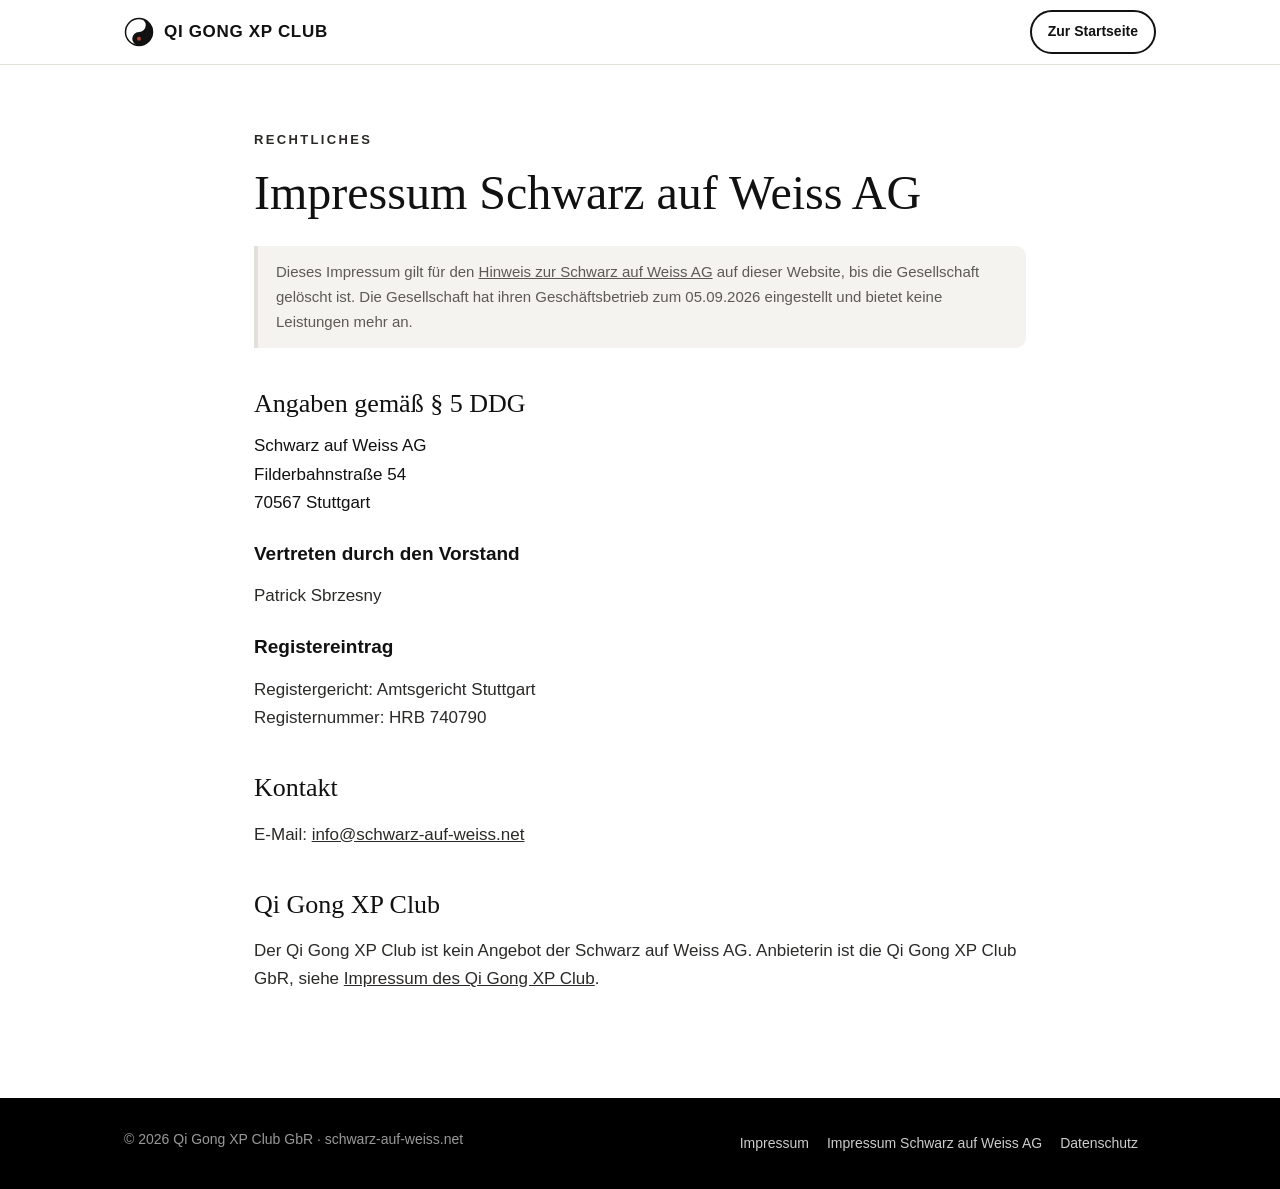
<file: impressum-ag.html>
<!DOCTYPE html>
<html lang="de">
<head>
<meta charset="utf-8">
<meta name="viewport" content="width=device-width, initial-scale=1">
<meta name="robots" content="noindex">
<title>Impressum Schwarz auf Weiss AG · schwarz-auf-weiss.net</title>
<meta name="description" content="Impressum der Schwarz auf Weiss AG (Geschäftsbetrieb eingestellt).">
<link rel="stylesheet" href="assets/style.css">
<link rel="icon" href="assets/favicon.svg" type="image/svg+xml">
</head>
<body>
<a class="skip" href="#inhalt">Zum Inhalt springen</a>

<header class="nav">
  <div class="wrap">
    <a class="logo" href="./" aria-label="Qi Gong XP Club">
      <svg viewBox="0 0 40 40" aria-hidden="true"><circle cx="20" cy="20" r="18" fill="none" stroke="#111" stroke-width="2"/><path d="M20 2a18 18 0 0 1 0 36a9 9 0 0 1 0-18a9 9 0 0 0 0-18z" fill="#111"/><circle cx="20" cy="11" r="2.6" fill="#fff"/><circle cx="20" cy="29" r="2.6" fill="#b5452a"/></svg>
      QI GONG XP CLUB
    </a>
    <a class="btn small ghost" href="./">Zur Startseite</a>
  </div>
</header>

<main id="inhalt" class="legal">
  <div class="wrap">
    <p class="eyebrow">Rechtliches</p>
    <h1>Impressum Schwarz auf Weiss AG</h1>
    <p class="hint">Dieses Impressum gilt für den <a href="index.html#schwarz-auf-weiss-ag">Hinweis zur Schwarz auf Weiss AG</a> auf dieser Website, bis die Gesellschaft gelöscht ist. Die Gesellschaft hat ihren Geschäftsbetrieb zum 05.09.2026 eingestellt und bietet keine Leistungen mehr an.</p>

    <h2>Angaben gemäß § 5 DDG</h2>
    <address>
      Schwarz auf Weiss AG<br>
      Filderbahnstraße 54<br>
      70567 Stuttgart
    </address>

    <h3>Vertreten durch den Vorstand</h3>
    <p>Patrick Sbrzesny</p>

    <h3>Registereintrag</h3>
    <p>Registergericht: Amtsgericht Stuttgart<br>
    Registernummer: HRB 740790</p>

    <h2>Kontakt</h2>
    <p>E-Mail: <a href="mailto:info@schwarz-auf-weiss.net">info@schwarz-auf-weiss.net</a></p>

    <h2>Qi Gong XP Club</h2>
    <p>Der Qi Gong XP Club ist kein Angebot der Schwarz auf Weiss AG. Anbieterin ist die Qi Gong XP Club GbR, siehe <a href="impressum.html">Impressum des Qi Gong XP Club</a>.</p>

  </div>
</main>

<footer>
  <div class="wrap">
    <div>© 2026 Qi Gong XP Club GbR · schwarz-auf-weiss.net</div>
    <nav aria-label="Rechtliches"><a href="impressum.html">Impressum</a><a href="impressum-ag.html">Impressum Schwarz auf Weiss AG</a><a href="datenschutz.html">Datenschutz</a></nav>
  </div>
</footer>
</body>
</html>
</file>
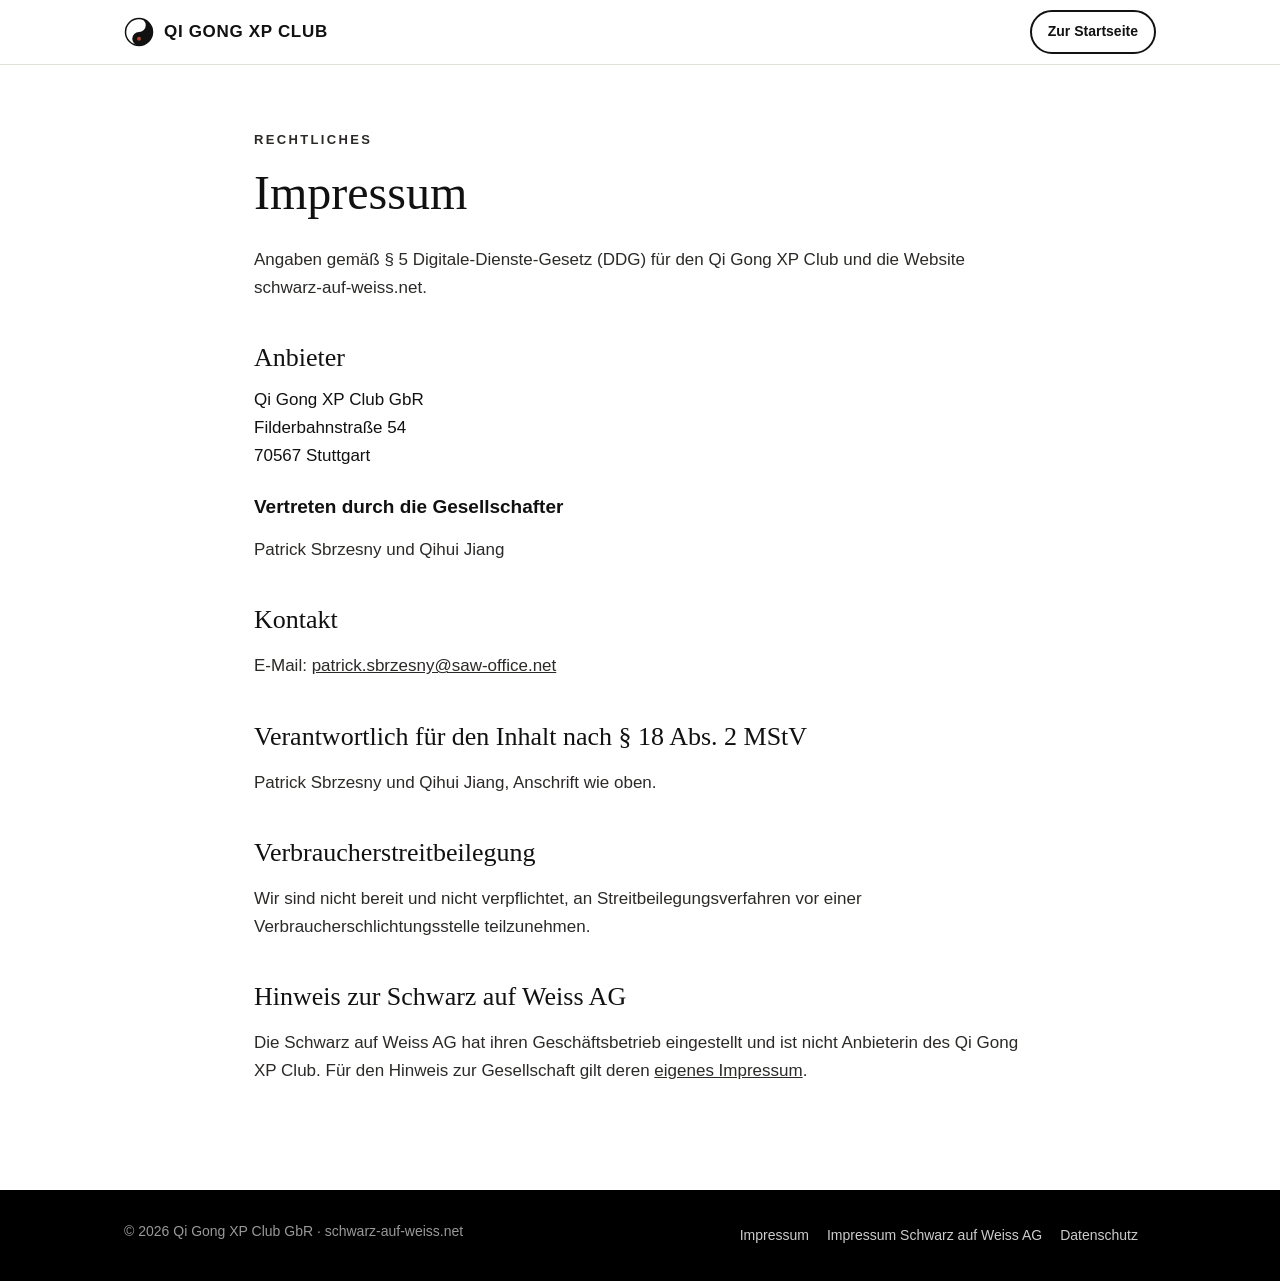
<file: impressum.html>
<!DOCTYPE html>
<html lang="de">
<head>
<meta charset="utf-8">
<meta name="viewport" content="width=device-width, initial-scale=1">
<meta name="robots" content="noindex">
<title>Impressum Qi Gong XP Club · schwarz-auf-weiss.net</title>
<meta name="description" content="Impressum des Qi Gong XP Club (Qi Gong XP Club GbR).">
<link rel="stylesheet" href="assets/style.css">
<link rel="icon" href="assets/favicon.svg" type="image/svg+xml">
</head>
<body>
<a class="skip" href="#inhalt">Zum Inhalt springen</a>

<header class="nav">
  <div class="wrap">
    <a class="logo" href="./" aria-label="Qi Gong XP Club">
      <svg viewBox="0 0 40 40" aria-hidden="true"><circle cx="20" cy="20" r="18" fill="none" stroke="#111" stroke-width="2"/><path d="M20 2a18 18 0 0 1 0 36a9 9 0 0 1 0-18a9 9 0 0 0 0-18z" fill="#111"/><circle cx="20" cy="11" r="2.6" fill="#fff"/><circle cx="20" cy="29" r="2.6" fill="#b5452a"/></svg>
      QI GONG XP CLUB
    </a>
    <a class="btn small ghost" href="./">Zur Startseite</a>
  </div>
</header>

<main id="inhalt" class="legal">
  <div class="wrap">
    <p class="eyebrow">Rechtliches</p>
    <h1>Impressum</h1>
    <p>Angaben gemäß § 5 Digitale-Dienste-Gesetz (DDG) für den Qi Gong XP Club und die Website schwarz-auf-weiss.net.</p>

    <h2>Anbieter</h2>
    <address>
      Qi Gong XP Club GbR<br>
      Filderbahnstraße 54<br>70567 Stuttgart
    </address>

    <h3>Vertreten durch die Gesellschafter</h3>
    <p>Patrick Sbrzesny und Qihui Jiang</p>

    <h2>Kontakt</h2>
    <p>E-Mail: <a href="mailto:patrick.sbrzesny@saw-office.net">patrick.sbrzesny@saw-office.net</a></p>

    <h2>Verantwortlich für den Inhalt nach § 18 Abs. 2 MStV</h2>
    <p>Patrick Sbrzesny und Qihui Jiang, Anschrift wie oben.</p>

    <h2>Verbraucherstreitbeilegung</h2>
    <p>Wir sind nicht bereit und nicht verpflichtet, an Streitbeilegungsverfahren vor einer Verbraucherschlichtungsstelle teilzunehmen.</p>

    <h2>Hinweis zur Schwarz auf Weiss AG</h2>
    <p>Die Schwarz auf Weiss AG hat ihren Geschäftsbetrieb eingestellt und ist nicht Anbieterin des Qi Gong XP Club. Für den Hinweis zur Gesellschaft gilt deren <a href="impressum-ag.html">eigenes Impressum</a>.</p>

  </div>
</main>

<footer>
  <div class="wrap">
    <div>© 2026 Qi Gong XP Club GbR · schwarz-auf-weiss.net</div>
    <nav aria-label="Rechtliches"><a href="impressum.html">Impressum</a><a href="impressum-ag.html">Impressum Schwarz auf Weiss AG</a><a href="datenschutz.html">Datenschutz</a></nav>
  </div>
</footer>
</body>
</html>
</file>
<file: assets/style.css>
:root{
    --ink:#111; --paper:#fff; --soft:#f5f3ef; --line:#e3e0da; --muted:#5d5a55;
    --accent:#b5452a; --accent-soft:#f6e9e4;
    --max:1080px;
    --font:-apple-system,BlinkMacSystemFont,"Segoe UI",Roboto,"Helvetica Neue",Arial,sans-serif;
    --serif:Georgia,"Times New Roman",serif;
  }
  *{box-sizing:border-box}
  html{scroll-behavior:smooth}
  body{margin:0;font-family:var(--font);color:var(--ink);background:var(--paper);line-height:1.65;font-size:17px;-webkit-font-smoothing:antialiased}
  a{color:inherit}
  .wrap{max-width:var(--max);margin:0 auto;padding:0 24px}
  header.nav{position:sticky;top:0;z-index:10;background:rgba(255,255,255,.94);backdrop-filter:blur(6px);border-bottom:1px solid var(--line)}
  header.nav .wrap{display:flex;align-items:center;justify-content:space-between;height:64px;gap:16px}
  .logo{display:flex;align-items:center;gap:10px;font-weight:700;letter-spacing:.04em;text-decoration:none}
  .logo svg{width:30px;height:30px}
  nav ul{list-style:none;display:flex;gap:22px;margin:0;padding:0;font-size:15px}
  nav a{text-decoration:none;color:var(--muted)}
  nav a:hover{color:var(--ink)}
  .btn{display:inline-block;background:var(--ink);color:#fff;text-decoration:none;padding:13px 24px;border-radius:999px;font-weight:600;font-size:16px;border:2px solid var(--ink);transition:.2s}
  .btn:hover{background:var(--accent);border-color:var(--accent)}
  .btn.ghost{background:transparent;color:var(--ink)}
  .btn.ghost:hover{background:var(--ink);color:#fff;border-color:var(--ink)}
  .btn.small{padding:8px 16px;font-size:14px}

  /* Hero */
  .hero{background:var(--ink);color:#fff;position:relative;overflow:hidden}
  .hero .wrap{display:grid;grid-template-columns:1.2fr .8fr;align-items:center;gap:40px;padding-top:96px;padding-bottom:96px}
  .eyebrow{text-transform:uppercase;letter-spacing:.18em;font-size:13px;color:var(--accent);font-weight:700;margin:0 0 14px}
  .hero .eyebrow{color:#e9a48f}
  h1,h2,h3{font-family:var(--serif);font-weight:400;line-height:1.2;margin:0 0 .5em}
  h1{font-size:clamp(40px,6vw,68px)}
  h2{font-size:clamp(30px,4vw,42px)}
  h3{font-size:22px}
  .hero p.lead{font-size:20px;color:#d8d5cf;max-width:34em}
  .hero .facts{display:flex;flex-wrap:wrap;gap:10px;margin:26px 0 34px;padding:0;list-style:none}
  .hero .facts li{border:1px solid #444;border-radius:999px;padding:6px 14px;font-size:15px;color:#eee}
  .hero .btn{background:#fff;color:var(--ink);border-color:#fff}
  .hero .btn:hover{background:var(--accent);border-color:var(--accent);color:#fff}
  .hero .btn.ghost{background:transparent;color:#fff;border-color:#666;margin-left:10px}
  .hero-art{display:flex;justify-content:center}
  .hero-art svg{width:100%;max-width:340px;height:auto}

  section{padding:88px 0}
  section.alt{background:var(--soft)}
  .intro{max-width:44em;color:var(--muted);font-size:18px;margin-bottom:40px}

  /* Timeline */
  .timeline{display:grid;grid-template-columns:repeat(3,1fr);gap:0;border:1px solid var(--line);border-radius:14px;overflow:hidden;background:#fff}
  .tl{padding:28px 26px;border-right:1px solid var(--line)}
  .tl:last-child{border-right:none}
  .tl .time{font-family:var(--serif);font-size:30px}
  .tl .dur{display:inline-block;background:var(--accent-soft);color:var(--accent);font-weight:700;font-size:13px;padding:3px 10px;border-radius:999px;margin:6px 0 12px}
  .tl p{margin:0;color:var(--muted)}
  .bar{display:flex;height:10px;border-radius:999px;overflow:hidden;margin:28px 0 8px}
  .bar span:first-child{flex:1;background:var(--ink)}
  .bar span:last-child{flex:1;background:var(--accent)}
  .bar-legend{display:flex;justify-content:space-between;font-size:14px;color:var(--muted)}

  /* Cards */
  .cards{display:grid;grid-template-columns:repeat(2,1fr);gap:22px}
  .card{background:#fff;border:1px solid var(--line);border-radius:14px;padding:28px;position:relative}
  .card .num{font-family:var(--serif);color:var(--accent);font-size:15px;letter-spacing:.1em}
  .card h3{margin-top:6px}
  .card .zh{color:var(--muted);font-size:14px;font-style:italic;margin:-6px 0 10px}
  .card p{margin:0 0 10px}
  .card .effect{border-top:1px dashed var(--line);padding-top:10px;margin-top:12px;font-size:15px;color:var(--muted)}
  .card .effect strong{color:var(--ink)}
  .card.feature{grid-column:1/-1;background:var(--ink);color:#fff;border-color:var(--ink);display:grid;grid-template-columns:1fr 200px;gap:30px;align-items:center}
  .card.feature .zh,.card.feature .effect{color:#cfcac2}
  .card.feature .effect{border-color:#444}
  .card.feature .effect strong{color:#fff}
  .card.feature svg{width:100%;height:auto}

  /* Sitting */
  .sit{display:grid;grid-template-columns:.8fr 1.2fr;gap:56px;align-items:start}
  .sit-art{background:#fff;border:1px solid var(--line);border-radius:14px;padding:30px;display:flex;justify-content:center}
  .sit-art svg{width:100%;max-width:280px;height:auto}
  dl.steps{margin:0}
  dl.steps dt{font-weight:700;margin-top:18px;display:flex;align-items:center;gap:10px}
  dl.steps dt::before{content:"";width:8px;height:8px;border-radius:50%;background:var(--accent);flex:none}
  dl.steps dd{margin:4px 0 0 18px;color:var(--muted)}
  .note{background:var(--accent-soft);border-left:4px solid var(--accent);padding:16px 20px;border-radius:0 10px 10px 0;margin-top:28px;font-size:16px}
  .tag{display:inline-block;font-size:12px;font-weight:700;text-transform:uppercase;letter-spacing:.1em;background:var(--accent);color:#fff;padding:2px 8px;border-radius:4px;margin-right:8px;vertical-align:2px}

  /* Zeremonie */
  .lead-quote{font-family:var(--serif);font-size:22px;line-height:1.5;max-width:40em;margin:0 0 14px}
  .form3{display:grid;grid-template-columns:repeat(3,1fr);gap:22px;margin:36px 0 48px}
  .form3 .q h3{margin:0 0 8px}
  .steps5{list-style:none;margin:0 0 14px;padding:0;border:1px solid var(--line);border-radius:14px;background:#fff;overflow:hidden}
  .steps5 li{display:grid;grid-template-columns:70px 1fr;gap:20px;padding:20px 26px;border-bottom:1px solid var(--line)}
  .steps5 li:last-child{border-bottom:none}
  .steps5 .min{font-family:var(--serif);font-size:26px;color:var(--accent);line-height:1.1}
  .steps5 .min small{display:block;font-family:var(--font);font-size:12px;color:var(--muted);letter-spacing:.08em;text-transform:uppercase}
  .steps5 h3{font-size:20px;margin:0 0 4px}
  .steps5 p{margin:0;color:var(--muted)}
  .sub{font-family:var(--serif);font-size:26px;margin:48px 0 18px}
  .qlist{display:grid;grid-template-columns:repeat(5,1fr);gap:14px}
  .qlist .q{padding:22px}
  .qlist .q .mark{font-size:36px}
  .qlist .q p.big{font-size:19px;margin:6px 0 0}
  .copylines{display:grid;grid-template-columns:repeat(3,1fr);gap:22px;margin-top:40px}
  .copylines p{margin:0;font-family:var(--serif);font-size:19px;border-left:3px solid var(--accent);padding-left:16px}
  @media (max-width:860px){.form3,.copylines,.qlist{grid-template-columns:1fr}.steps5 li{grid-template-columns:56px 1fr;padding:18px}}
  /* Feedback */
  .questions{display:grid;grid-template-columns:repeat(auto-fit,minmax(260px,1fr));gap:22px;margin-top:10px}
  .q{border:1px solid var(--line);border-radius:14px;padding:30px;background:#fff}
  .q .mark{font-family:var(--serif);font-size:56px;line-height:1;color:var(--accent)}
  .q p.big{font-family:var(--serif);font-size:24px;margin:8px 0 10px;color:var(--ink)}
  .q p{color:var(--muted);margin:0}
  .q p.big{color:var(--ink);margin:8px 0 10px}

  /* About */
  .people{display:grid;grid-template-columns:repeat(2,1fr);gap:22px}
  .person{display:flex;gap:22px;align-items:flex-start;border:1px solid var(--line);border-radius:14px;padding:28px;background:#fff}
  .avatar{flex:none;width:84px;height:84px;border-radius:50%;background:var(--ink);color:#fff;display:flex;align-items:center;justify-content:center;font-family:var(--serif);font-size:30px}
  .person.q2 .avatar{background:var(--accent)}
  .person .role{color:var(--accent);font-weight:600;font-size:15px;margin:-6px 0 8px}
  .person p{margin:0;color:var(--muted)}
  .ph{background:#fff6c9;color:#6b5600;padding:0 4px;border-radius:3px;font-size:.92em}
  .card.feature .ph,.hero .ph,footer .ph,.contact .ph{background:#3a3524;color:#ffe58a}

  /* Pricing */
  .pricing{display:grid;grid-template-columns:1fr 1fr;gap:22px;align-items:stretch}
  .price-card{background:var(--ink);color:#fff;border-radius:14px;padding:40px}
  .price{font-family:var(--serif);font-size:64px;line-height:1;margin:10px 0}
  .price small{font-size:20px;color:#bbb}
  .price-card ul{list-style:none;padding:0;margin:24px 0 30px}
  .price-card li{padding:8px 0 8px 28px;border-bottom:1px solid #333;position:relative}
  .price-card li::before{content:"";position:absolute;left:0;top:16px;width:12px;height:6px;border-left:2px solid #e9a48f;border-bottom:2px solid #e9a48f;transform:rotate(-45deg)}
  .price-card .btn{background:#fff;color:var(--ink);border-color:#fff}
  .price-card .btn:hover{background:var(--accent);border-color:var(--accent);color:#fff}
  .modes{display:grid;gap:22px}
  .mode{border:1px solid var(--line);border-radius:14px;padding:28px;background:#fff;display:flex;gap:18px}
  .mode svg{flex:none;width:44px;height:44px}
  .mode p{margin:0;color:var(--muted)}

  /* Contact */
  .contact{background:var(--ink);color:#fff;text-align:center}
  .contact p{color:#cfcac2;max-width:36em;margin:0 auto 28px;font-size:18px}
  .contact .btn{background:var(--accent);border-color:var(--accent)}
  .contact .btn:hover{background:#fff;color:var(--ink);border-color:#fff}
  .contact .meta{margin-top:24px;font-size:15px;color:#aaa}

  footer{background:#000;color:#999;font-size:14px;padding:30px 0}
  footer .wrap{display:flex;flex-wrap:wrap;justify-content:space-between;gap:14px}
  footer a{color:#ccc;text-decoration:none;margin-right:18px}

  .disclaimer{font-size:14px;color:var(--muted);margin-top:28px}

  @media (max-width:860px){
    nav ul{display:none}
    .hero .wrap,.sit,.pricing,.people{grid-template-columns:1fr}
    .hero .wrap{padding-top:64px;padding-bottom:64px}
    .hero-art{order:-1}
    .hero-art svg{max-width:200px}
    .timeline{grid-template-columns:1fr}
    .tl{border-right:none;border-bottom:1px solid var(--line)}
    .tl:last-child{border-bottom:none}
    .cards{grid-template-columns:1fr}
    .card.feature{grid-template-columns:1fr}
    .card.feature svg{max-width:160px}
    section{padding:64px 0}
    .hero .btn.ghost{margin:10px 0 0}
    .logo{font-size:14px;white-space:nowrap}
    .btn.small{white-space:nowrap;padding:7px 12px;font-size:13px}
    .person{flex-direction:column;gap:14px}
    .ph{white-space:normal}
    .price{font-size:52px}
    .price-card{padding:30px 24px}
  }

  /* Barrierearmut */
  .skip{position:absolute;left:-9999px;top:0;background:#fff;color:#111;padding:10px 16px;z-index:100;border:2px solid #111}
  .skip:focus{left:12px;top:12px}
  a:focus-visible,.btn:focus-visible{outline:3px solid #e9a48f;outline-offset:3px}
  @media (prefers-reduced-motion:reduce){html{scroll-behavior:auto}*{transition:none!important}}
  .ph{font-weight:700;background:#ffe14d;color:#3d3000;padding:1px 6px;border-radius:3px;border:1px dashed #8a6d00}
  .card.feature .ph,.hero .ph,footer .ph,.contact .ph{background:#ffe14d;color:#3d3000}

  /* Hinweis AG */
  .ag-notice{background:var(--soft);border-bottom:1px solid var(--line);padding:56px 0}
  .ag-notice .box{background:#fff;border:1px solid var(--line);border-left:6px solid var(--ink);border-radius:0 14px 14px 0;padding:32px 34px;max-width:860px}
  .ag-notice h2{font-size:clamp(26px,3.4vw,36px)}
  .ag-notice p{margin:0 0 12px;color:#2b2a28}
  .ag-notice .meta{font-size:15px;color:var(--muted);margin-top:18px}
  .ag-notice .next{margin-top:22px;padding-top:18px;border-top:1px dashed var(--line)}
  .ag-notice .next strong{color:var(--accent)}

  /* Rechtstexte */
  .legal{padding:64px 0 88px}
  .legal .wrap{max-width:820px}
  .legal h1{font-size:clamp(34px,5vw,48px)}
  .legal h2{font-size:26px;margin-top:40px}
  .legal h3{font-size:19px;margin-top:26px;font-family:var(--font);font-weight:700}
  .legal address{font-style:normal}
  .legal p,.legal li{color:#2b2a28}
  .legal .hint{background:var(--soft);border-left:4px solid var(--line);padding:14px 18px;border-radius:0 10px 10px 0;font-size:15px;color:var(--muted)}
  footer nav a{display:inline-block;padding:4px 0}
  @media (max-width:860px){.ag-notice{padding:36px 0}.ag-notice .box{padding:24px 20px}}
</file>
